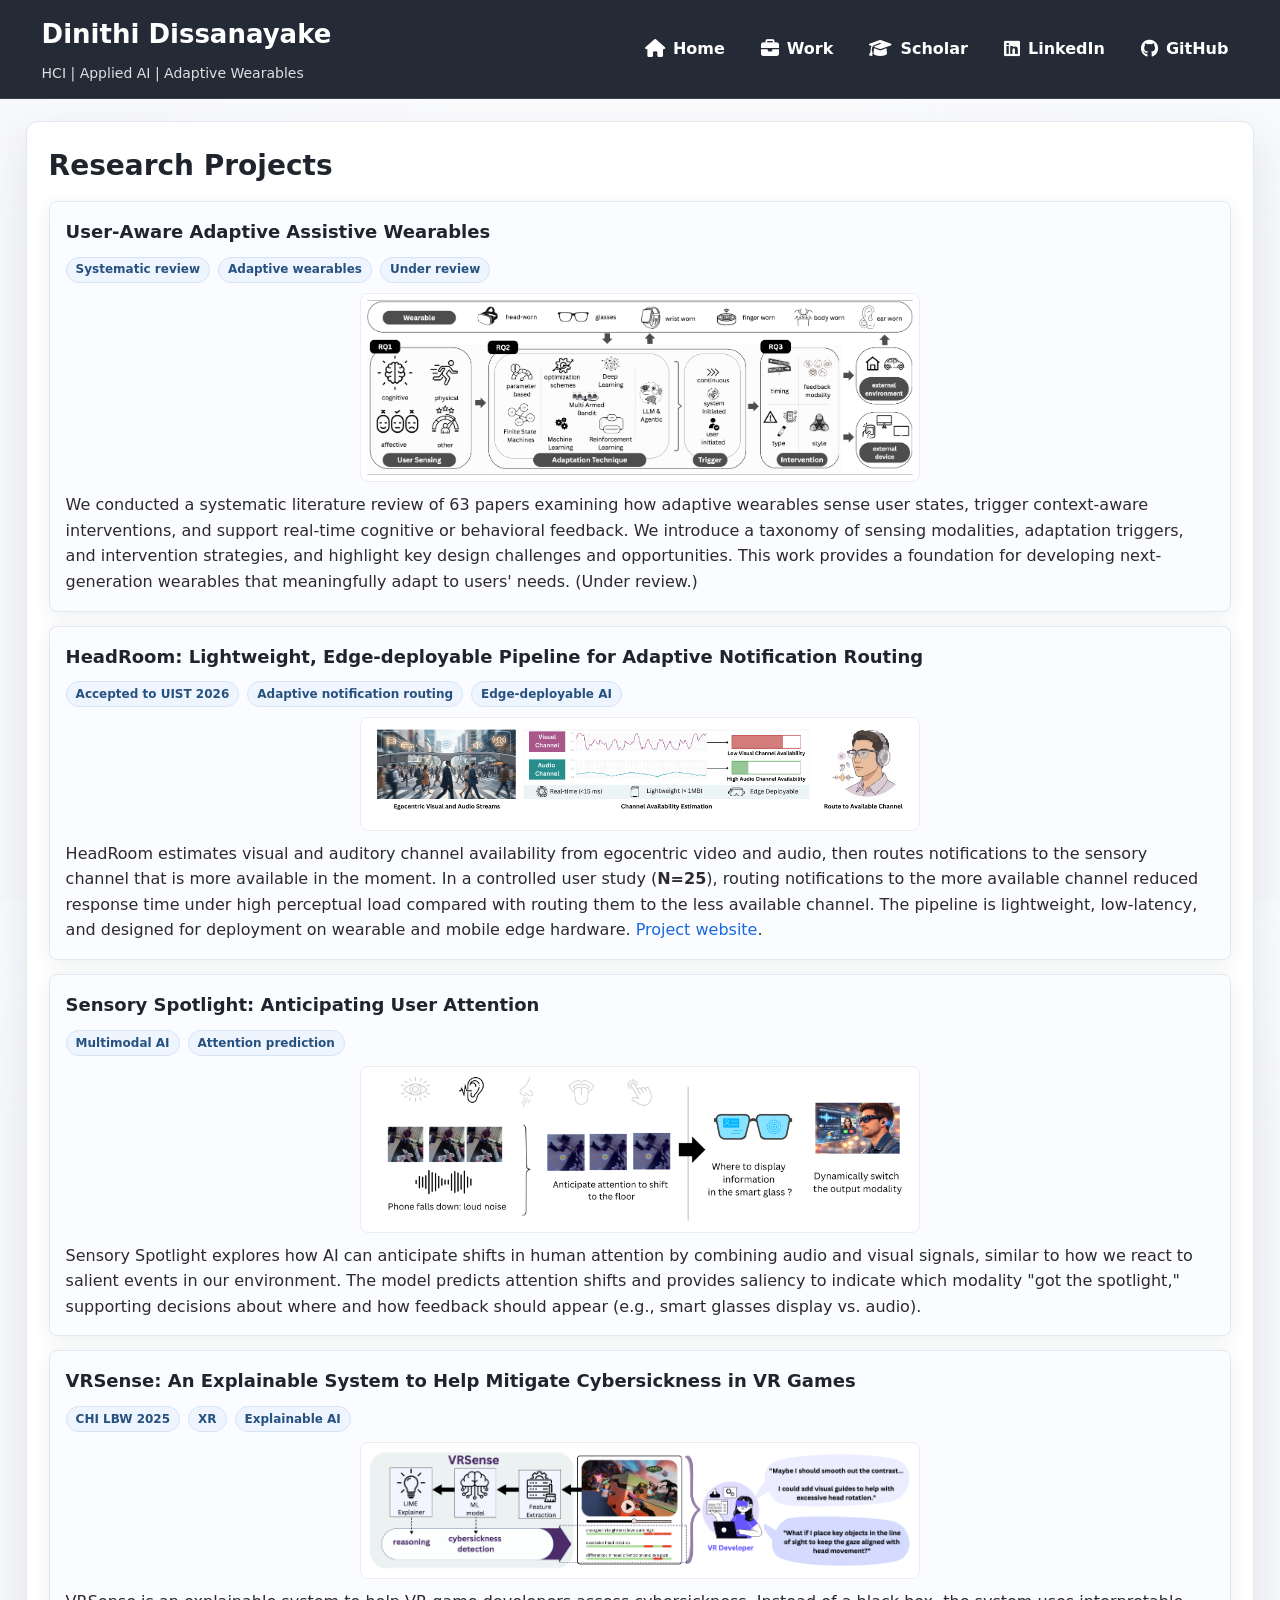
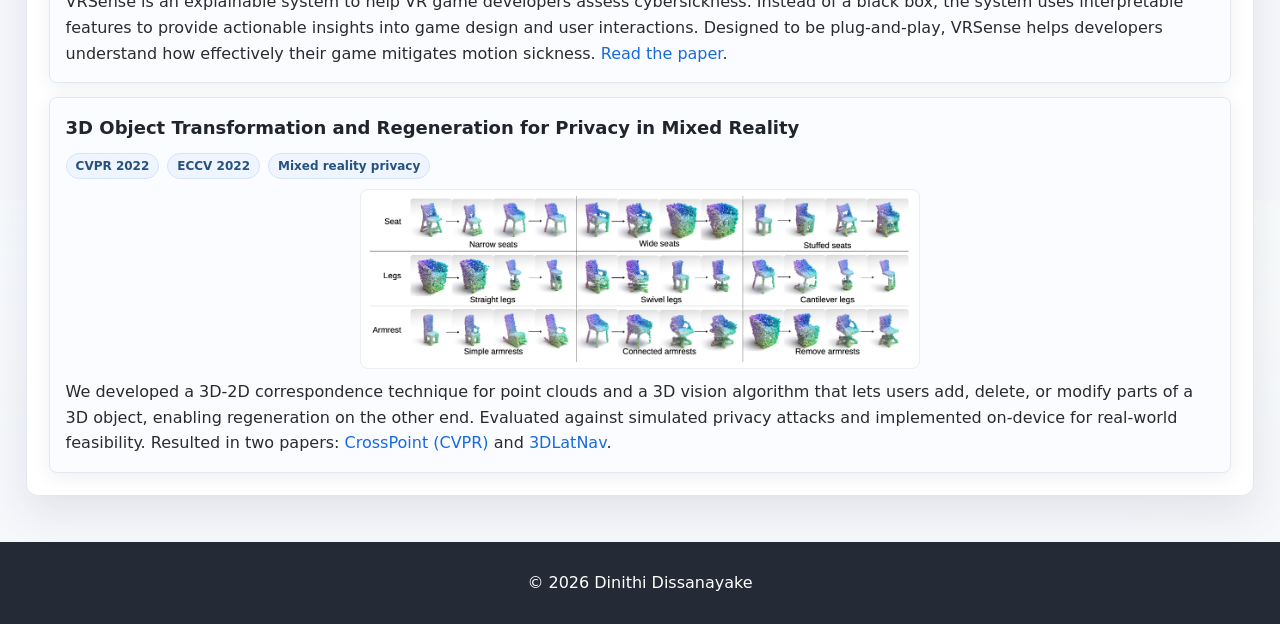
<file: research.html>
<!DOCTYPE html>
<html lang="en">
<head>
    <meta charset="UTF-8">
    <meta name="viewport" content="width=device-width, initial-scale=1.0">
    <title>Research Projects | Dinithi Dissanayake</title>
    <meta name="description" content="Research projects by Dinithi Dissanayake across HCI, applied AI, adaptive wearables, XR, and mixed reality privacy.">
    <link rel="stylesheet" href="styles.css">
    <link rel="stylesheet" href="https://cdnjs.cloudflare.com/ajax/libs/font-awesome/6.5.0/css/all.min.css">
</head>
<body>
    <header>
        <div class="header-container">
            <div class="header-left">
                <h1>Dinithi Dissanayake</h1>
                <p>HCI | Applied AI | Adaptive Wearables</p>
            </div>
            <div class="header-right">
                <a href="index.html"><i class="fas fa-house"></i> Home</a>
                <a href="work.html"><i class="fas fa-briefcase"></i> Work</a>
                <a href="https://scholar.google.com/citations?user=BEVuaFQAAAAJ&hl=en&oi=ao" target="_blank" rel="noopener"><i class="fas fa-graduation-cap"></i> Scholar</a>
                <a href="https://www.linkedin.com/in/dinithipurna" target="_blank" rel="noopener"><i class="fab fa-linkedin"></i> LinkedIn</a>
                <a href="https://github.com/Dinithipurna" target="_blank" rel="noopener"><i class="fab fa-github"></i> GitHub</a>
            </div>
        </div>
    </header>

    <main class="container">
        <section class="content-section" aria-label="Research projects">
            <div class="section-heading">
                <h2>Research Projects</h2>
            </div>

            <div class="projects-list">
                <div class="project-widget" onclick="toggleProject(this)">
                    <h3>User-Aware Adaptive Assistive Wearables</h3>
                    <div class="project-tags" aria-label="Project tags">
                        <span>Systematic review</span>
                        <span>Adaptive wearables</span>
                        <span>Under review</span>
                    </div>
                    <img src="assets/SLR.png" alt="Illustration of a taxonomy for adaptive assistive wearables" class="project-image">
                    <div class="project-content">
                        <p>
                            We conducted a systematic literature review of 63 papers examining how adaptive wearables sense user states,
                            trigger context-aware interventions, and support real-time cognitive or behavioral feedback. We introduce a taxonomy
                            of sensing modalities, adaptation triggers, and intervention strategies, and highlight key design challenges and opportunities.
                            This work provides a foundation for developing next-generation wearables that meaningfully adapt to users' needs.
                            (Under review.)
                        </p>
                    </div>
                </div>

                <div class="project-widget" onclick="toggleProject(this)">
                    <h3>HeadRoom: Lightweight, Edge-deployable Pipeline for Adaptive Notification Routing</h3>
                    <div class="project-tags" aria-label="Project tags">
                        <span>Accepted to UIST 2026</span>
                        <span>Adaptive notification routing</span>
                        <span>Edge-deployable AI</span>
                    </div>
                    <img src="assets/HeadRoom.png" alt="HeadRoom overview showing audio and visual channel availability estimation for adaptive notification routing" class="project-image">
                    <div class="project-content">
                        <p>
                            HeadRoom estimates visual and auditory channel availability from egocentric video and audio, then routes notifications to the
                            sensory channel that is more available in the moment. In a controlled user study (<strong>N=25</strong>), routing notifications
                            to the more available channel reduced response time under high perceptual load compared with routing them to the less available
                            channel. The pipeline is lightweight, low-latency, and designed for deployment on wearable and mobile edge hardware.
                            <a href="https://uist26headroom.github.io/HeadRoom/" target="_blank" rel="noopener">Project website</a>.
                        </p>
                    </div>
                </div>

                <div class="project-widget" onclick="toggleProject(this)">
                    <h3>Sensory Spotlight: Anticipating User Attention</h3>
                    <div class="project-tags" aria-label="Project tags">
                        <span>Multimodal AI</span>
                        <span>Attention prediction</span>
                    </div>
                    <img src="assets/SensorySpotlight.png" alt="Example scenario showing audio-visual cues used for predicting attention shifts" class="project-image">
                    <div class="project-content">
                        <p>
                            Sensory Spotlight explores how AI can anticipate shifts in human attention by combining audio and visual signals, similar
                            to how we react to salient events in our environment. The model predicts attention shifts and provides saliency to indicate
                            which modality "got the spotlight," supporting decisions about where and how feedback should appear (e.g., smart glasses display vs. audio).
                        </p>
                    </div>
                </div>

                <div class="project-widget" onclick="toggleProject(this)">
                    <h3>VRSense: An Explainable System to Help Mitigate Cybersickness in VR Games</h3>
                    <div class="project-tags" aria-label="Project tags">
                        <span>CHI LBW 2025</span>
                        <span>XR</span>
                        <span>Explainable AI</span>
                    </div>
                    <img src="assets/VRSense.png" alt="VRSense overview image" class="project-image">
                    <div class="project-content">
                        <p>
                            VRSense is an explainable system to help VR game developers assess cybersickness. Instead of a black box,
                            the system uses interpretable features to provide actionable insights into game design and user interactions.
                            Designed to be plug-and-play, VRSense helps developers understand how effectively their game mitigates motion sickness.
                            <a href="https://dl-acm-org.libproxy1.nus.edu.sg/doi/full/10.1145/3706599.3719891" target="_blank" rel="noopener">Read the paper</a>.
                        </p>
                    </div>
                </div>

                <div class="project-widget" onclick="toggleProject(this)">
                    <h3>3D Object Transformation and Regeneration for Privacy in Mixed Reality</h3>
                    <div class="project-tags" aria-label="Project tags">
                        <span>CVPR 2022</span>
                        <span>ECCV 2022</span>
                        <span>Mixed reality privacy</span>
                    </div>
                    <img src="assets/FYP2.png" alt="Mixed reality privacy project image" class="project-image">
                    <div class="project-content">
                        <p>
                            We developed a 3D-2D correspondence technique for point clouds and a 3D vision algorithm that lets users add, delete, or modify
                            parts of a 3D object, enabling regeneration on the other end. Evaluated against simulated privacy attacks and implemented on-device
                            for real-world feasibility. Resulted in two papers:
                            <a href="https://openaccess.thecvf.com/content/CVPR2022/papers/Afham_CrossPoint_Self-Supervised_Cross-Modal_Contrastive_Learning_for_3D_Point_Cloud_Understanding_CVPR_2022_paper.pdf" target="_blank" rel="noopener">CrossPoint (CVPR)</a>
                            and <a href="https://arxiv.org/pdf/2211.09770" target="_blank" rel="noopener">3DLatNav</a>.
                        </p>
                    </div>
                </div>
            </div>
        </section>
    </main>

    <footer>
        <p>&copy; 2026 Dinithi Dissanayake</p>
    </footer>

    <script src="old/script.js"></script>
</body>
</html>
</file>
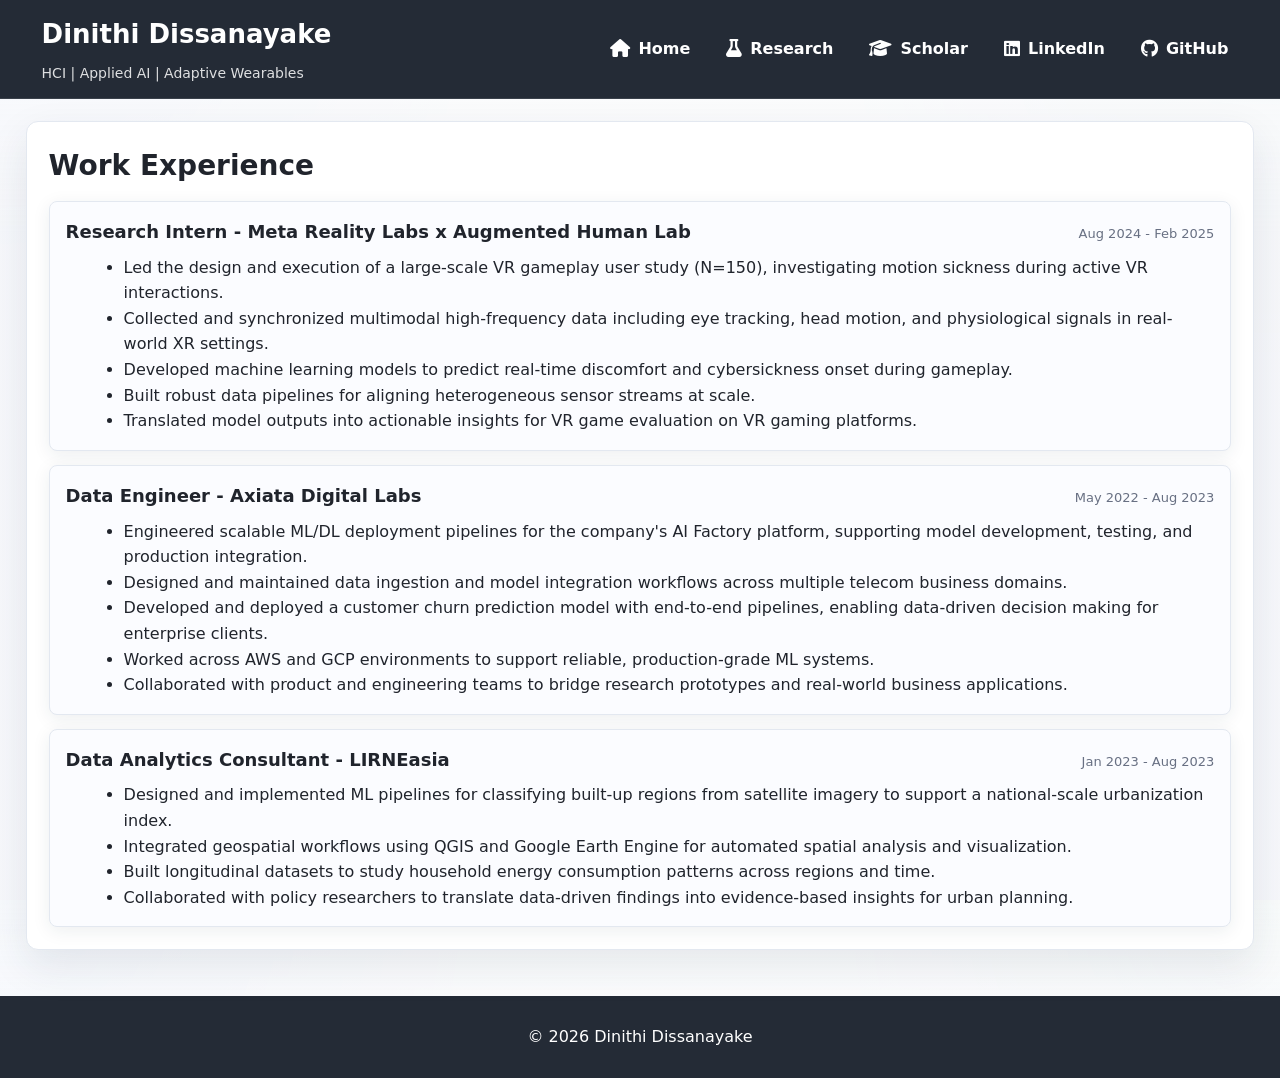
<file: work.html>
<!DOCTYPE html>
<html lang="en">
<head>
    <meta charset="UTF-8">
    <meta name="viewport" content="width=device-width, initial-scale=1.0">
    <title>Work Experience | Dinithi Dissanayake</title>
    <meta name="description" content="Work experience of Dinithi Dissanayake in XR research, data engineering, machine learning pipelines, and geospatial analytics.">
    <link rel="stylesheet" href="styles.css">
    <link rel="stylesheet" href="https://cdnjs.cloudflare.com/ajax/libs/font-awesome/6.5.0/css/all.min.css">
</head>
<body>
    <header>
        <div class="header-container">
            <div class="header-left">
                <h1>Dinithi Dissanayake</h1>
                <p>HCI | Applied AI | Adaptive Wearables</p>
            </div>
            <div class="header-right">
                <a href="index.html"><i class="fas fa-house"></i> Home</a>
                <a href="research.html"><i class="fas fa-flask"></i> Research</a>
                <a href="https://scholar.google.com/citations?user=BEVuaFQAAAAJ&hl=en&oi=ao" target="_blank" rel="noopener"><i class="fas fa-graduation-cap"></i> Scholar</a>
                <a href="https://www.linkedin.com/in/dinithipurna" target="_blank" rel="noopener"><i class="fab fa-linkedin"></i> LinkedIn</a>
                <a href="https://github.com/Dinithipurna" target="_blank" rel="noopener"><i class="fab fa-github"></i> GitHub</a>
            </div>
        </div>
    </header>

    <main class="container">
        <section class="content-section" aria-label="Work experience">
            <div class="section-heading">
                <h2>Work Experience</h2>
            </div>

            <div class="card-list">
                <article class="card">
                    <div class="card-header">
                        <h3>Research Intern - Meta Reality Labs x Augmented Human Lab</h3>
                        <span class="meta">Aug 2024 - Feb 2025</span>
                    </div>
                    <ul>
                        <li>Led the design and execution of a large-scale VR gameplay user study (N=150), investigating motion sickness during active VR interactions.</li>
                        <li>Collected and synchronized multimodal high-frequency data including eye tracking, head motion, and physiological signals in real-world XR settings.</li>
                        <li>Developed machine learning models to predict real-time discomfort and cybersickness onset during gameplay.</li>
                        <li>Built robust data pipelines for aligning heterogeneous sensor streams at scale.</li>
                        <li>Translated model outputs into actionable insights for VR game evaluation on VR gaming platforms.</li>
                    </ul>
                </article>

                <article class="card">
                    <div class="card-header">
                        <h3>Data Engineer - Axiata Digital Labs</h3>
                        <span class="meta">May 2022 - Aug 2023</span>
                    </div>
                    <ul>
                        <li>Engineered scalable ML/DL deployment pipelines for the company's AI Factory platform, supporting model development, testing, and production integration.</li>
                        <li>Designed and maintained data ingestion and model integration workflows across multiple telecom business domains.</li>
                        <li>Developed and deployed a customer churn prediction model with end-to-end pipelines, enabling data-driven decision making for enterprise clients.</li>
                        <li>Worked across AWS and GCP environments to support reliable, production-grade ML systems.</li>
                        <li>Collaborated with product and engineering teams to bridge research prototypes and real-world business applications.</li>
                    </ul>
                </article>

                <article class="card">
                    <div class="card-header">
                        <h3>Data Analytics Consultant - LIRNEasia</h3>
                        <span class="meta">Jan 2023 - Aug 2023</span>
                    </div>
                    <ul>
                        <li>Designed and implemented ML pipelines for classifying built-up regions from satellite imagery to support a national-scale urbanization index.</li>
                        <li>Integrated geospatial workflows using QGIS and Google Earth Engine for automated spatial analysis and visualization.</li>
                        <li>Built longitudinal datasets to study household energy consumption patterns across regions and time.</li>
                        <li>Collaborated with policy researchers to translate data-driven findings into evidence-based insights for urban planning.</li>
                    </ul>
                </article>
            </div>
        </section>
    </main>

    <footer>
        <p>&copy; 2026 Dinithi Dissanayake</p>
    </footer>
</body>
</html>
</file>
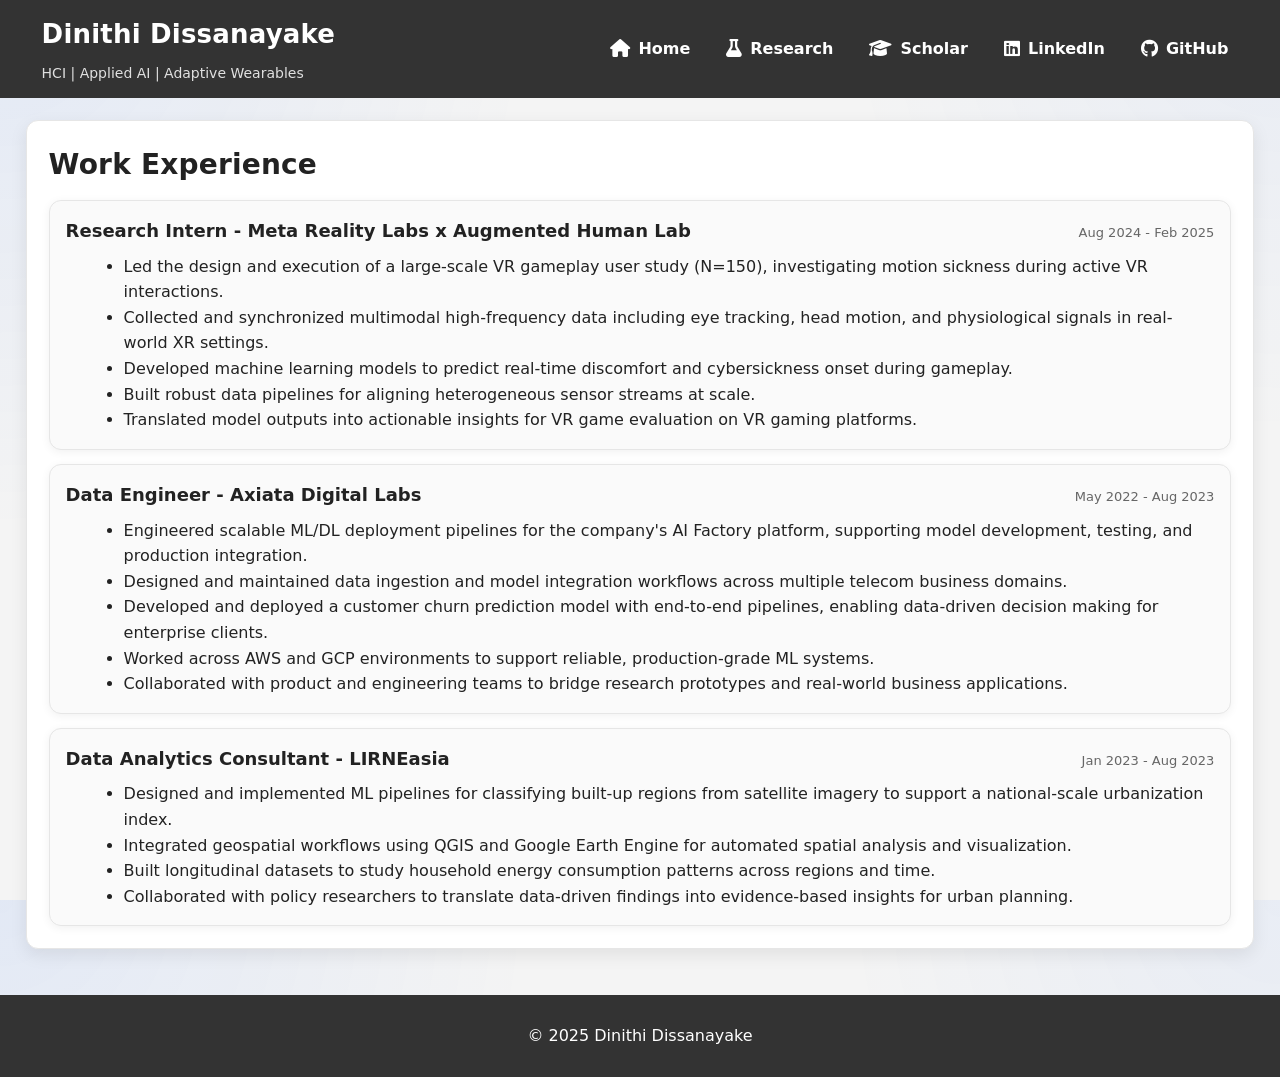
<file: old/site_backup_2026-07-20/work.html>
<!DOCTYPE html>
<html lang="en">
<head>
    <meta charset="UTF-8">
    <meta name="viewport" content="width=device-width, initial-scale=1.0">
    <title>Work Experience | Dinithi Dissanayake</title>
    <link rel="stylesheet" href="styles.css">
    <link rel="stylesheet" href="https://cdnjs.cloudflare.com/ajax/libs/font-awesome/6.5.0/css/all.min.css">
</head>
<body>
    <header>
        <div class="header-container">
            <div class="header-left">
                <h1>Dinithi Dissanayake</h1>
                <p>HCI | Applied AI | Adaptive Wearables</p>
            </div>
            <div class="header-right">
                <a href="index.html"><i class="fas fa-house"></i> Home</a>
                <a href="research.html"><i class="fas fa-flask"></i> Research</a>
                <a href="https://scholar.google.com/citations?user=BEVuaFQAAAAJ&hl=en&oi=ao" target="_blank" rel="noopener"><i class="fas fa-graduation-cap"></i> Scholar</a>
                <a href="https://www.linkedin.com/in/dinithipurna" target="_blank" rel="noopener"><i class="fab fa-linkedin"></i> LinkedIn</a>
                <a href="https://github.com/Dinithipurna" target="_blank" rel="noopener"><i class="fab fa-github"></i> GitHub</a>
            </div>
        </div>
    </header>

    <main class="container">
        <section class="content-section" aria-label="Work experience">
            <div class="section-heading">
                <h2>Work Experience</h2>
            </div>

            <div class="card-list">
                <article class="card">
                    <div class="card-header">
                        <h3>Research Intern - Meta Reality Labs x Augmented Human Lab</h3>
                        <span class="meta">Aug 2024 - Feb 2025</span>
                    </div>
                    <ul>
                        <li>Led the design and execution of a large-scale VR gameplay user study (N=150), investigating motion sickness during active VR interactions.</li>
                        <li>Collected and synchronized multimodal high-frequency data including eye tracking, head motion, and physiological signals in real-world XR settings.</li>
                        <li>Developed machine learning models to predict real-time discomfort and cybersickness onset during gameplay.</li>
                        <li>Built robust data pipelines for aligning heterogeneous sensor streams at scale.</li>
                        <li>Translated model outputs into actionable insights for VR game evaluation on VR gaming platforms.</li>
                    </ul>
                </article>

                <article class="card">
                    <div class="card-header">
                        <h3>Data Engineer - Axiata Digital Labs</h3>
                        <span class="meta">May 2022 - Aug 2023</span>
                    </div>
                    <ul>
                        <li>Engineered scalable ML/DL deployment pipelines for the company's AI Factory platform, supporting model development, testing, and production integration.</li>
                        <li>Designed and maintained data ingestion and model integration workflows across multiple telecom business domains.</li>
                        <li>Developed and deployed a customer churn prediction model with end-to-end pipelines, enabling data-driven decision making for enterprise clients.</li>
                        <li>Worked across AWS and GCP environments to support reliable, production-grade ML systems.</li>
                        <li>Collaborated with product and engineering teams to bridge research prototypes and real-world business applications.</li>
                    </ul>
                </article>

                <article class="card">
                    <div class="card-header">
                        <h3>Data Analytics Consultant - LIRNEasia</h3>
                        <span class="meta">Jan 2023 - Aug 2023</span>
                    </div>
                    <ul>
                        <li>Designed and implemented ML pipelines for classifying built-up regions from satellite imagery to support a national-scale urbanization index.</li>
                        <li>Integrated geospatial workflows using QGIS and Google Earth Engine for automated spatial analysis and visualization.</li>
                        <li>Built longitudinal datasets to study household energy consumption patterns across regions and time.</li>
                        <li>Collaborated with policy researchers to translate data-driven findings into evidence-based insights for urban planning.</li>
                    </ul>
                </article>
            </div>
        </section>
    </main>

    <footer>
        <p>&copy; 2025 Dinithi Dissanayake</p>
    </footer>
</body>
</html>
</file>
<file: styles.css>
/* =========================
   Base + Typography
   ========================= */
:root{
  --bg: #f7f8fb;
  --panel: #ffffff;
  --text: #20242c;
  --muted: #687083;
  --border: #e3e8f0;
  --shadow: 0 16px 40px rgba(30,45,70,0.10);
  --shadow-soft: 0 4px 18px rgba(30,45,70,0.08);
  --radius: 12px;
  --accent: #1769e0;
  --accent-soft: #eaf2ff;
  --ink: #273142;
}

*{ box-sizing: border-box; }

html, body{
  height: 100%;
}

body{
  font-family: system-ui, -apple-system, Segoe UI, Roboto, Helvetica, Arial, sans-serif;
  margin: 0;
  padding: 0;
  background:
    linear-gradient(180deg, rgba(255,255,255,0.75), rgba(247,248,251,0.92) 26%),
    radial-gradient(circle at top left, rgba(23,105,224,0.10), transparent 30%),
    radial-gradient(circle at top right, rgba(62,160,137,0.09), transparent 28%),
    var(--bg);
  color: var(--text);
  line-height: 1.6;
  font-size: 16px;
}

a{
  color: var(--accent);
  text-decoration: none;
}
a:hover{ text-decoration: underline; }

/* =========================
   Header
   ========================= */
header{
  background: #242b36;
  color: white;
  padding: 14px 0;
  border-bottom: 1px solid rgba(255,255,255,0.10);
}

.header-container{
  display: flex;
  justify-content: space-between;
  align-items: center;

  /* Wider and consistent with main container */
  width: min(1500px, 96vw);
  margin: 0 auto;
  padding: 0 16px;
}

.header-left h1{
  margin: 0;
  font-size: 26px;
  letter-spacing: 0;
}

.header-left p{
  margin: 6px 0 0;
  font-size: 14px;
  opacity: 0.85;
}

.header-right{
  display: flex;
  gap: 16px;
  flex-wrap: wrap;
  justify-content: flex-end;
}

.header-right a{
  color: white;
  font-weight: 600;
  display: inline-flex;
  align-items: center;
  gap: 8px;
  padding: 8px 10px;
  border-radius: 10px;
  transition: background 0.2s ease, color 0.2s ease;
}

.header-right a:hover{
  background: rgba(255,255,255,0.10);
  color: #dbe8ff;
  text-decoration: none;
}

.header-right i{ font-size: 18px; }

/* =========================
   Main Layout
   ========================= */
.container{
  display: grid;
  gap: 18px;
  padding: 22px 0 28px;

  width: min(1240px, 96vw);
  margin: 0 auto;
}

.hero-card,
.content-section{
  background: var(--panel);
  border-radius: var(--radius);
  box-shadow: var(--shadow);
  border: 1px solid var(--border);
  overflow: hidden;
}

.hero-card{
  padding: 28px;
  display: grid;
  grid-template-columns: 330px minmax(0, 1fr);
  gap: 32px;
  align-items: center;
}

.hero-copy{
  max-width: 75ch;
  margin: 0;
}

.hero-copy p{
  margin: 12px 0;
  text-align: left;
  color: #303846;
  font-size: 15px;
}

.hero-copy h2{
  max-width: 780px;
  margin: 4px 0 14px;
  color: var(--ink);
  font-size: 32px;
  line-height: 1.18;
  letter-spacing: 0;
}

.eyebrow{
  margin: 0 0 8px !important;
  color: #47617f !important;
  font-size: 13px !important;
  font-weight: 800;
  letter-spacing: 0.08em;
  text-transform: uppercase;
}

.opportunity-callout{
  display: grid;
  gap: 4px;
  margin-top: 16px;
  padding: 14px 16px;
  border: 1px solid rgba(23,105,224,0.22);
  border-left: 4px solid var(--accent);
  border-radius: 10px;
  background: linear-gradient(135deg, rgba(234,242,255,0.96), rgba(238,249,246,0.88));
  color: #253247;
}

.opportunity-callout strong{
  font-size: 15px;
}

.opportunity-callout span{
  color: #405065;
  font-size: 14px;
  line-height: 1.5;
}

h2{
  margin: 10px 0 14px;
  font-size: 28px;
  letter-spacing: 0;
}

/* Profile */

.profile-card{
  width: 100%;
  margin: 0;
  padding: 10px 10px 14px;
  background: #fff;
  border: 1px solid #eaeaea;
  border-radius: 12px;
  box-shadow: 0 10px 26px rgba(0,0,0,0.10);
  text-align: center;
  transform: none;
}

.profile-card img{
  width: 100%;
  height: 320px;
  object-fit: cover;
  border-radius: 8px;
  display: block;
}

/* .profile-card figcaption{
  margin-top: 10px;
  font-size: 13px;
  color: #555;
} */


.main-tabs{
  display: flex;
  gap: 10px;
  flex-wrap: wrap;
  justify-content: center;
  position: sticky;
  top: 12px;
  z-index: 20;
  padding: 10px;
  margin: 0 -2px;
  background: rgba(247,248,251,0.86);
  backdrop-filter: blur(10px);
  border: 1px solid rgba(230,230,230,0.9);
  border-radius: 999px;
  box-shadow: var(--shadow-soft);
}

.main-tab-button{
  appearance: none;
  border: 1px solid transparent;
  padding: 8px 14px;
  border-radius: 999px;
  background: #fff;
  color: #2a2a2a;
  font-weight: 700;
  cursor: pointer;
  transition: border-color 0.2s ease, background 0.2s ease, transform 0.2s ease;
}

.main-tab-button:hover{
  border-color: rgba(11,95,255,0.18);
  background: rgba(11,95,255,0.06);
  transform: translateY(-1px);
}

.main-tab-button.active{
  border-color: rgba(11,95,255,0.3);
  background: var(--accent-soft);
  color: #0b4da8;
}

.main-tab-panel{ display: none; }
.main-tab-panel.active{ display: grid; gap: 18px; }

.content-section{
  padding: 22px;
  scroll-margin-top: 90px;
}

.section-heading{
  display: flex;
  align-items: baseline;
  justify-content: space-between;
  gap: 10px;
  margin-bottom: 12px;
}

.section-heading h2{
  margin: 0;
}

.affiliations-grid{
  display: grid;
  grid-template-columns: repeat(2, minmax(0, 1fr));
  gap: 16px;
}

.affiliation-block{
  border: 1px solid var(--border);
  background: #fbfcff;
  border-radius: 8px;
  padding: 16px;
}

.affiliation-block h3{
  margin: 0 0 10px;
  font-size: 20px;
  letter-spacing: 0.2px;
}

.affiliation-block .logos{
  display: grid;
  grid-template-columns: repeat(3, minmax(0, 1fr));
  align-items: stretch;
  padding: 8px 0 0;
  gap: 12px;
}

.affiliation-block .tooltip{
  display: grid;
  place-items: center;
  min-height: 92px;
  padding: 12px;
  border: 1px solid #e7ebf2;
  border-radius: 8px;
  background: #fff;
}

.affiliation-block .logos img{
  width: 100%;
  max-width: 126px;
  height: 58px;
  object-fit: contain;
  filter: grayscale(20%);
}

.affiliation-block .logos img:hover{
  transform: scale(1.04);
  filter: grayscale(0%);
}


/* =========================
   News
   ========================= */
.news-container{
  width: 100%;
  max-height: 220px;
  overflow-y: auto;
  border: 1px solid var(--border);
  border-radius: 8px;
  padding: 6px 12px;
  background: #fbfcff;
}

.news-list{
  list-style: none;
  padding: 0;
  margin: 0;
}

.news-list li{
  padding: 8px 0;
  border-bottom: 1px dashed #e8e8e8;
}
.news-list li:last-child{ border-bottom: none; }

/* =========================
   Logos + Tooltips
   ========================= */
.experience{ text-align: center; margin: 18px 0 10px; }
.experience h2{ font-size: 18px; margin-bottom: 10px; text-transform: uppercase; letter-spacing: 0.12em; color: #444; }

.logos{
  display: flex;
  justify-content: center;
  gap: 18px;
  flex-wrap: wrap;
  padding: 10px 0 2px;
}

.logos img{
  width: 86px;
  height: 54px;
  object-fit: contain;
  filter: grayscale(50%);
  transition: transform 0.2s ease, filter 0.2s ease;
}

.logos img:hover{
  transform: scale(1.07);
  filter: grayscale(0%);
}

.tooltip{
  position: relative;
  display: inline-block;
}

/* Tooltip box */
.tooltip::after{
  content: attr(data-tooltip);
  position: absolute;

  /* 👇 show ABOVE the logo */
  bottom: 100%;
  margin-bottom: 10px;

  left: 50%;
  transform: translateX(-50%);

  background-color: rgba(25,25,25,0.96);
  color: white;
  padding: 8px 12px;
  font-size: 13px;
  line-height: 1.3;
  border-radius: 8px;

  min-width: 200px;
  max-width: 260px;
  white-space: normal;
  text-align: center;

  opacity: 0;
  transition: opacity 0.15s ease-in-out, transform 0.15s ease-in-out;
  pointer-events: none;
  z-index: 1000;
}

/* Fade + slight lift */
.tooltip:hover::after{
  opacity: 1;
  transform: translateX(-50%) translateY(-4px);
}




/* =========================
   Tabs
   ========================= */
/* =========================
   Projects (accordion cards)
   ========================= */
.projects-list{
  display: grid;
  grid-template-columns: 1fr;
  gap: 14px;
}

.project-widget{
  display: grid;
  grid-template-columns: 1fr;
  grid-template-areas:
    "title"
    "tags"
    "image"
    "content";
  row-gap: 10px;
  padding: 16px;
  border-radius: 8px;
  background: #fbfcff;
  border: 1px solid var(--border);
  box-shadow: var(--shadow-soft);
  transition: transform 0.15s ease, box-shadow 0.15s ease;
}

.project-widget:hover{
  transform: translateY(-1px);
  box-shadow: 0 10px 22px rgba(0,0,0,0.08);
}

.project-widget h3{
  grid-area: title;
  margin: 0;
  font-size: 18px;
}

.project-tags{
  grid-area: tags;
  display: flex;
  flex-wrap: wrap;
  gap: 8px;
}

.project-tags span{
  display: inline-flex;
  align-items: center;
  min-height: 26px;
  padding: 4px 9px;
  border: 1px solid #d7e4f5;
  border-radius: 999px;
  background: #eef5ff;
  color: #27517f;
  font-size: 12px;
  font-weight: 700;
  line-height: 1.2;
}

.project-widget img{
  grid-area: image;
  width: min(560px, 100%);
  max-height: 300px;
  height: auto;
  object-fit: contain;
  display: block;
  margin: 0 auto;
  border-radius: 8px;
  border: 1px solid #ededed;
  background: #fff;
  padding: 6px;
}
.project-content{
  grid-area: content;
  max-height: none;
  overflow: visible;
  padding: 0;
}

.project-content p{
  margin: 0;
  color: #2b2b2b;
}

.project-widget.no-image{
  grid-template-areas:
    "title"
    "tags"
    "content";
  row-gap: 8px;
}

/* =========================
   Work + Blog cards
   ========================= */
.card-list{
  display: grid;
  grid-template-columns: 1fr;
  gap: 14px;
}

.card{
  background: #fbfcff;
  border: 1px solid var(--border);
  border-radius: 8px;
  padding: 16px;
  box-shadow: var(--shadow-soft);
}

.card.muted{ opacity: 0.8; }

.card-header{
  display: flex;
  align-items: baseline;
  justify-content: space-between;
  gap: 10px;
  margin-bottom: 8px;
}

.card-header h3{
  margin: 0;
  font-size: 18px;
}

.meta{
  color: var(--muted);
  font-size: 13px;
  white-space: nowrap;
}

.card ul{
  margin: 8px 0 0 18px;
}

.role-summary{
  margin: 0;
  font-size: 14px;
  color: #3d3d3d;
}

.note{
  color: var(--muted);
  font-size: 13px;
  margin-top: 10px;
}

/* =========================
   Footer
   ========================= */
footer{
  text-align: center;
  padding: 12px;
  background-color: #242b36;
  color: white;
  margin-top: 18px;
}

/* =========================
   Responsive
   ========================= */
@media (max-width: 980px){
  .container{ width: min(100%, 94vw); }

  .header-right{ justify-content: center; }
}

@media (max-width: 768px){
  .header-container{
    flex-direction: column;
    text-align: center;
    gap: 8px;
  }

  .header-right{
    justify-content: center;
  }

  h2{ font-size: 24px; }
  .hero-copy h2{ font-size: 26px; }
  .main-tabs{
    justify-content: flex-start;
    overflow-x: auto;
    border-radius: 18px;
  }

  .content-section,
  .hero-card{
    padding: 18px;
  }
  .hero-card{
    grid-template-columns: 1fr;
    gap: 18px;
  }
  .profile-card{
    max-width: 320px;
    margin: 0 auto;
  }
  .profile-card img{
    height: 260px;
  }

  .affiliations-grid{
    grid-template-columns: 1fr;
  }

  .affiliation-block h3{
    font-size: 18px;
  }

  .affiliation-block .logos img{
    max-width: 120px;
    height: 54px;
  }

  .project-widget img{
    width: 100%;
    max-height: 240px;
  }
}

@media (max-width: 480px){
  .header-left h1{ font-size: 22px; }
  .header-right a{ padding: 7px 9px; }
  .profile-card img{ height: 220px; }
  .hero-copy h2{ font-size: 23px; }
  .project-tags span{ font-size: 11px; }
  .affiliation-block .logos{
    grid-template-columns: 1fr;
  }
  .affiliation-block .tooltip{
    min-height: 82px;
  }
  .section-heading{
    flex-direction: column;
    align-items: flex-start;
  }
}
</file>
<file: old/site_backup_2026-07-20/styles.css>
/* =========================
   Base + Typography
   ========================= */
:root{
  --bg: #f4f4f4;
  --panel: #ffffff;
  --text: #222;
  --muted: #666;
  --border: #e6e6e6;
  --shadow: 0 6px 18px rgba(0,0,0,0.08);
  --shadow-soft: 0 2px 10px rgba(0,0,0,0.06);
  --radius: 12px;
  --accent: #0b5fff;
}

*{ box-sizing: border-box; }

html, body{
  height: 100%;
}

body{
  font-family: system-ui, -apple-system, Segoe UI, Roboto, Helvetica, Arial, sans-serif;
  margin: 0;
  padding: 0;
  background:
    radial-gradient(circle at top left, rgba(11,95,255,0.08), transparent 34%),
    radial-gradient(circle at top right, rgba(11,95,255,0.05), transparent 28%),
    var(--bg);
  color: var(--text);
  line-height: 1.6;
  font-size: 16px;
}

a{
  color: var(--accent);
  text-decoration: none;
}
a:hover{ text-decoration: underline; }

/* =========================
   Header
   ========================= */
header{
  background-color: #333;
  color: white;
  padding: 14px 0;
}

.header-container{
  display: flex;
  justify-content: space-between;
  align-items: center;

  /* Wider and consistent with main container */
  width: min(1500px, 96vw);
  margin: 0 auto;
  padding: 0 16px;
}

.header-left h1{
  margin: 0;
  font-size: 26px;
  letter-spacing: 0.2px;
}

.header-left p{
  margin: 6px 0 0;
  font-size: 14px;
  opacity: 0.85;
}

.header-right{
  display: flex;
  gap: 16px;
  flex-wrap: wrap;
  justify-content: flex-end;
}

.header-right a{
  color: white;
  font-weight: 600;
  display: inline-flex;
  align-items: center;
  gap: 8px;
  padding: 8px 10px;
  border-radius: 10px;
  transition: background 0.2s ease, color 0.2s ease;
}

.header-right a:hover{
  background: rgba(255,255,255,0.10);
  color: #dbe8ff;
  text-decoration: none;
}

.header-right i{ font-size: 18px; }

/* =========================
   Main Layout
   ========================= */
.container{
  display: grid;
  gap: 18px;
  padding: 22px 0 28px;

  width: min(1240px, 96vw);
  margin: 0 auto;
}

.hero-card,
.content-section{
  background: var(--panel);
  border-radius: var(--radius);
  box-shadow: var(--shadow);
  border: 1px solid var(--border);
  overflow: hidden;
}

.hero-card{
  padding: 24px;
  display: grid;
  grid-template-columns: 320px minmax(0, 1fr);
  gap: 28px;
  align-items: center;
}

.hero-copy{
  max-width: 75ch;
  margin: 0;
}

.hero-copy p{
  margin: 12px 0;
  text-align: left;
  color: #2a2a2a;
  font-size: 15px;
}

h2{
  margin: 10px 0 14px;
  font-size: 28px;
  letter-spacing: 0.2px;
}

/* Profile */

.profile-card{
  width: 100%;
  margin: 0;
  padding: 10px 10px 14px;
  background: #fff;
  border: 1px solid #eaeaea;
  border-radius: 16px;
  box-shadow: 0 10px 26px rgba(0,0,0,0.10);
  text-align: center;
  transform: none;
}

.profile-card img{
  width: 100%;
  height: 320px;
  object-fit: cover;
  border-radius: 14px;
  display: block;
}

/* .profile-card figcaption{
  margin-top: 10px;
  font-size: 13px;
  color: #555;
} */


.main-tabs{
  display: flex;
  gap: 10px;
  flex-wrap: wrap;
  justify-content: center;
  position: sticky;
  top: 12px;
  z-index: 20;
  padding: 10px;
  margin: 0 -2px;
  background: rgba(244,244,244,0.84);
  backdrop-filter: blur(10px);
  border: 1px solid rgba(230,230,230,0.9);
  border-radius: 999px;
  box-shadow: var(--shadow-soft);
}

.main-tab-button{
  appearance: none;
  border: 1px solid transparent;
  padding: 8px 14px;
  border-radius: 999px;
  background: #fff;
  color: #2a2a2a;
  font-weight: 700;
  cursor: pointer;
  transition: border-color 0.2s ease, background 0.2s ease, transform 0.2s ease;
}

.main-tab-button:hover{
  border-color: rgba(11,95,255,0.18);
  background: rgba(11,95,255,0.06);
  transform: translateY(-1px);
}

.main-tab-button.active{
  border-color: rgba(11,95,255,0.3);
  background: rgba(11,95,255,0.12);
  color: #0b3fbf;
}

.main-tab-panel{ display: none; }
.main-tab-panel.active{ display: grid; gap: 18px; }

.content-section{
  padding: 22px;
  scroll-margin-top: 90px;
}

.section-heading{
  display: flex;
  align-items: baseline;
  justify-content: space-between;
  gap: 10px;
  margin-bottom: 12px;
}

.section-heading h2{
  margin: 0;
}

.affiliations-grid{
  display: grid;
  grid-template-columns: repeat(2, minmax(0, 1fr));
  gap: 16px;
}

.affiliation-block{
  border: 1px solid var(--border);
  background: #fafafa;
  border-radius: 14px;
  padding: 16px;
}

.affiliation-block h3{
  margin: 0 0 10px;
  font-size: 20px;
  letter-spacing: 0.2px;
}

.affiliation-block .logos{
  padding: 8px 0 0;
  justify-content: center;
  gap: 14px;
}

.affiliation-block .logos img{
  width: 124px;
  height: 70px;
  object-fit: contain;
  filter: grayscale(20%);
}

.affiliation-block .logos img:hover{
  transform: scale(1.05);
  filter: grayscale(0%);
}


/* =========================
   News
   ========================= */
.news-container{
  width: 100%;
  max-height: 220px;
  overflow-y: auto;
  border: 1px solid var(--border);
  border-radius: 10px;
  padding: 6px 12px;
  background: #fbfbfb;
}

.news-list{
  list-style: none;
  padding: 0;
  margin: 0;
}

.news-list li{
  padding: 8px 0;
  border-bottom: 1px dashed #e8e8e8;
}
.news-list li:last-child{ border-bottom: none; }

/* =========================
   Logos + Tooltips
   ========================= */
.experience{ text-align: center; margin: 18px 0 10px; }
.experience h2{ font-size: 18px; margin-bottom: 10px; text-transform: uppercase; letter-spacing: 0.12em; color: #444; }

.logos{
  display: flex;
  justify-content: center;
  gap: 18px;
  flex-wrap: wrap;
  padding: 10px 0 2px;
}

.logos img{
  width: 86px;
  height: 54px;
  object-fit: contain;
  filter: grayscale(50%);
  transition: transform 0.2s ease, filter 0.2s ease;
}

.logos img:hover{
  transform: scale(1.07);
  filter: grayscale(0%);
}

.tooltip{
  position: relative;
  display: inline-block;
}

/* Tooltip box */
.tooltip::after{
  content: attr(data-tooltip);
  position: absolute;

  /* 👇 show ABOVE the logo */
  bottom: 100%;
  margin-bottom: 10px;

  left: 50%;
  transform: translateX(-50%);

  background-color: rgba(25,25,25,0.96);
  color: white;
  padding: 8px 12px;
  font-size: 13px;
  line-height: 1.3;
  border-radius: 10px;

  min-width: 200px;
  max-width: 260px;          /* 👈 prevents giant blocks */
  white-space: normal;
  text-align: center;

  opacity: 0;
  transition: opacity 0.15s ease-in-out, transform 0.15s ease-in-out;
  pointer-events: none;
  z-index: 1000;
}

/* Fade + slight lift */
.tooltip:hover::after{
  opacity: 1;
  transform: translateX(-50%) translateY(-4px);
}




/* =========================
   Tabs
   ========================= */
/* =========================
   Projects (accordion cards)
   ========================= */
.projects-list{
  display: grid;
  grid-template-columns: 1fr;
  gap: 14px;
}

.project-widget{
  display: grid;
  grid-template-columns: 1fr;
  grid-template-areas:
    "title"
    "image"
    "content";
  row-gap: 10px;
  padding: 16px;
  border-radius: 12px;
  background: #fafafa;
  border: 1px solid var(--border);
  box-shadow: var(--shadow-soft);
  transition: transform 0.15s ease, box-shadow 0.15s ease;
}

.project-widget:hover{
  transform: translateY(-1px);
  box-shadow: 0 10px 22px rgba(0,0,0,0.08);
}

.project-widget h3{
  grid-area: title;
  margin: 0;
  font-size: 18px;
}

.project-widget img{
  grid-area: image;
  width: min(560px, 100%);
  max-height: 300px;
  height: auto;
  object-fit: contain;
  display: block;
  margin: 0 auto;
  border-radius: 10px;
  border: 1px solid #ededed;
  background: #fff;
  padding: 6px;
}
.project-content{
  grid-area: content;
  max-height: none;
  overflow: visible;
  padding: 0;
}

.project-content p{
  margin: 0;
  color: #2b2b2b;
}

.project-widget.no-image{
  grid-template-areas:
    "title"
    "content";
  row-gap: 8px;
}

/* =========================
   Work + Blog cards
   ========================= */
.card-list{
  display: grid;
  grid-template-columns: 1fr;
  gap: 14px;
}

.card{
  background: #fafafa;
  border: 1px solid var(--border);
  border-radius: 12px;
  padding: 16px;
  box-shadow: var(--shadow-soft);
}

.card.muted{ opacity: 0.8; }

.card-header{
  display: flex;
  align-items: baseline;
  justify-content: space-between;
  gap: 10px;
  margin-bottom: 8px;
}

.card-header h3{
  margin: 0;
  font-size: 18px;
}

.meta{
  color: var(--muted);
  font-size: 13px;
  white-space: nowrap;
}

.card ul{
  margin: 8px 0 0 18px;
}

.role-summary{
  margin: 0;
  font-size: 14px;
  color: #3d3d3d;
}

.note{
  color: var(--muted);
  font-size: 13px;
  margin-top: 10px;
}

/* =========================
   Footer
   ========================= */
footer{
  text-align: center;
  padding: 12px;
  background-color: #333;
  color: white;
  margin-top: 18px;
}

/* =========================
   Responsive
   ========================= */
@media (max-width: 980px){
  .container{ width: min(100%, 94vw); }

  .header-right{ justify-content: center; }
}

@media (max-width: 768px){
  .header-container{
    flex-direction: column;
    text-align: center;
    gap: 8px;
  }

  .header-right{
    justify-content: center;
  }

  h2{ font-size: 24px; }
  .main-tabs{
    justify-content: flex-start;
    overflow-x: auto;
    border-radius: 18px;
  }

  .content-section,
  .hero-card{
    padding: 18px;
  }
  .hero-card{
    grid-template-columns: 1fr;
    gap: 18px;
  }
  .profile-card{
    max-width: 320px;
    margin: 0 auto;
  }
  .profile-card img{
    height: 260px;
  }

  .affiliations-grid{
    grid-template-columns: 1fr;
  }

  .affiliation-block h3{
    font-size: 18px;
  }

  .affiliation-block .logos img{
    width: 110px;
    height: 64px;
  }

  .project-widget img{
    width: 100%;
    max-height: 240px;
  }
}

@media (max-width: 480px){
  .header-left h1{ font-size: 22px; }
  .header-right a{ padding: 7px 9px; }
  .profile-card img{ height: 220px; }
  .section-heading{
    flex-direction: column;
    align-items: flex-start;
  }
}
</file>
